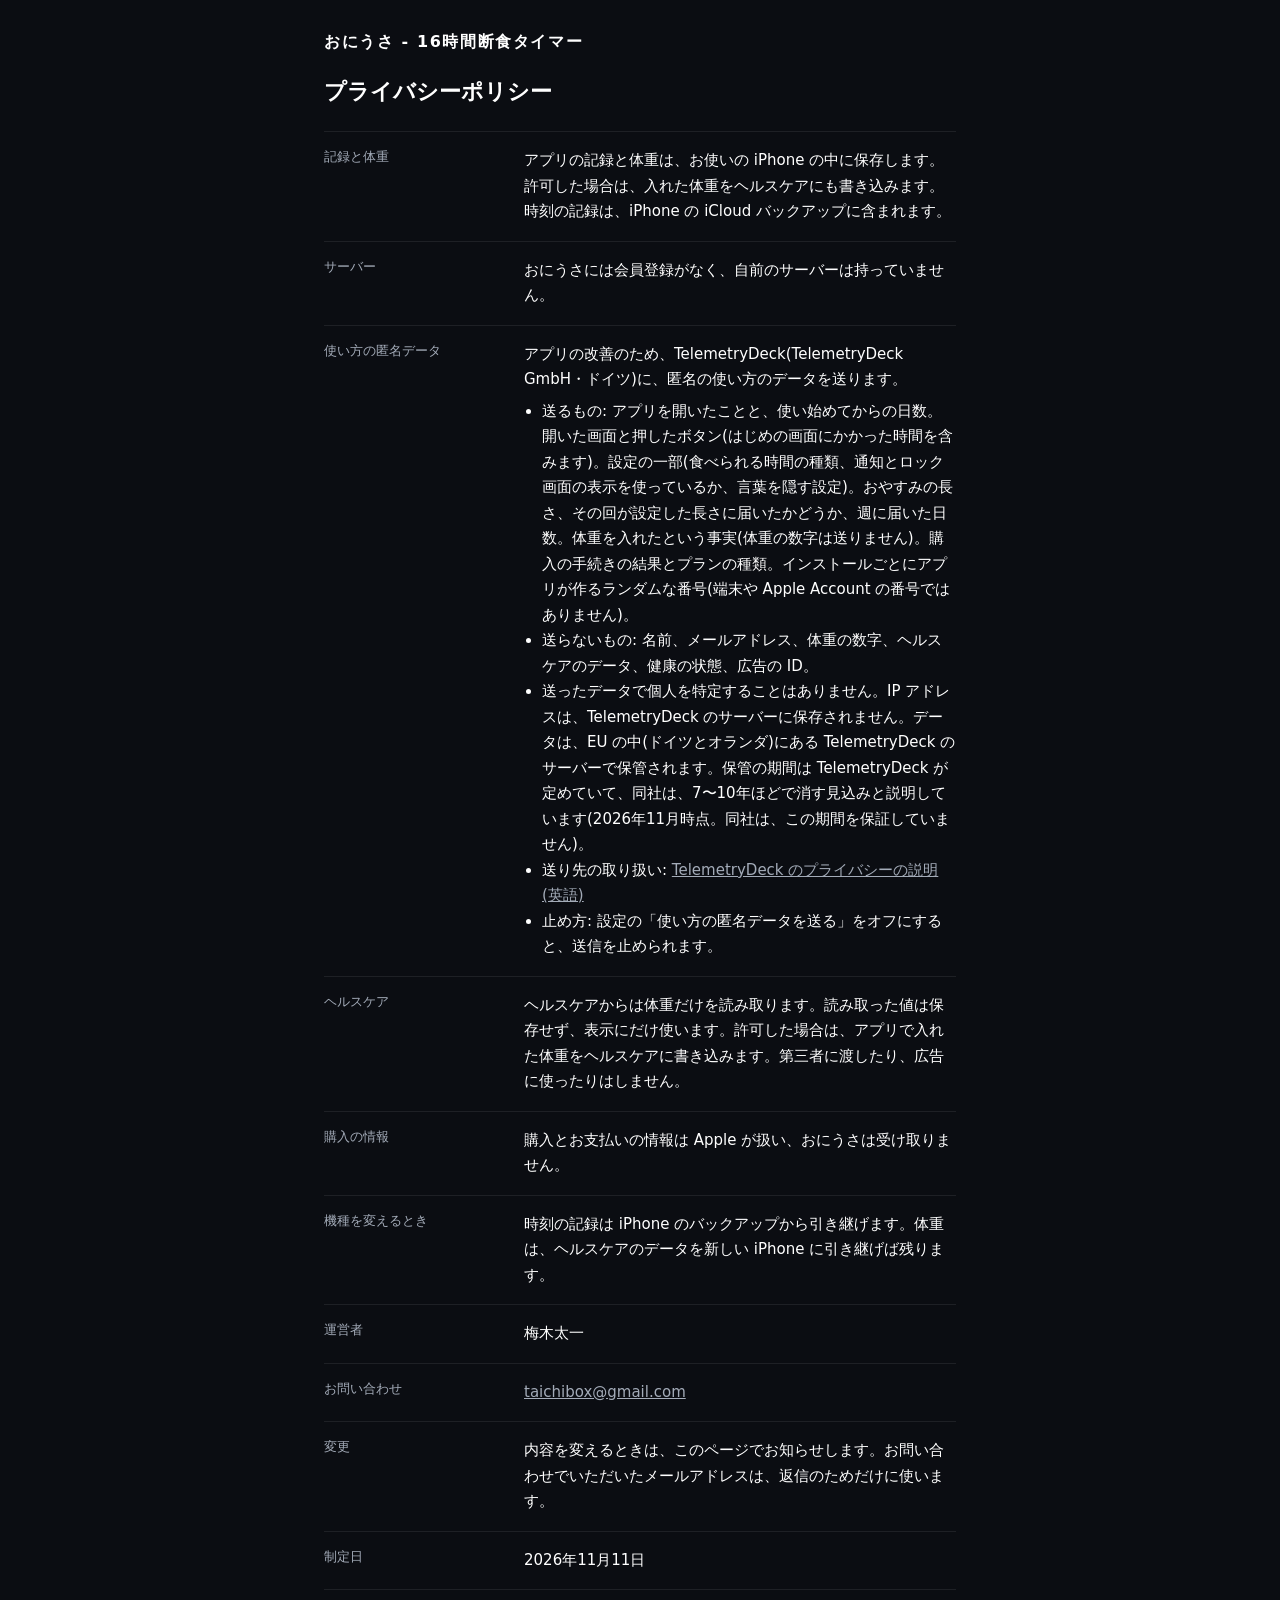
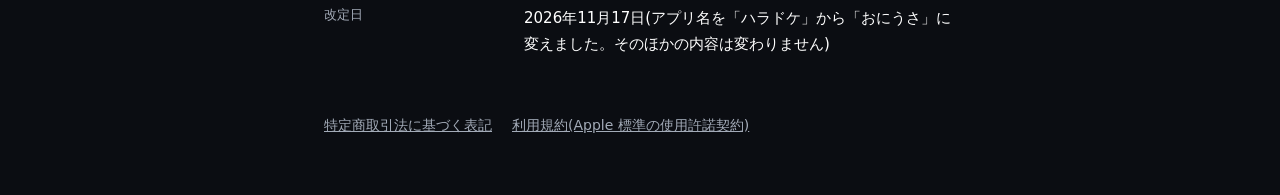
<file: privacy/index.html>
<!doctype html><html lang="ja"><head><meta charset="utf-8"><meta name="viewport" content="width=device-width,initial-scale=1"><title>プライバシーポリシー | おにうさ - 16時間断食タイマー</title><link rel="stylesheet" href="../style.css"></head>
<body><main class="page"><p class="brand">おにうさ - 16時間断食タイマー</p><h1>プライバシーポリシー</h1><dl>
<dt>記録と体重</dt><dd>アプリの記録と体重は、お使いの iPhone の中に保存します。許可した場合は、入れた体重をヘルスケアにも書き込みます。時刻の記録は、iPhone の iCloud バックアップに含まれます。</dd>
<dt>サーバー</dt><dd>おにうさには会員登録がなく、自前のサーバーは持っていません。</dd>
<dt>使い方の匿名データ</dt><dd>アプリの改善のため、TelemetryDeck(TelemetryDeck GmbH・ドイツ)に、匿名の使い方のデータを送ります。<ul><li>送るもの: アプリを開いたことと、使い始めてからの日数。開いた画面と押したボタン(はじめの画面にかかった時間を含みます)。設定の一部(食べられる時間の種類、通知とロック画面の表示を使っているか、言葉を隠す設定)。おやすみの長さ、その回が設定した長さに届いたかどうか、週に届いた日数。体重を入れたという事実(体重の数字は送りません)。購入の手続きの結果とプランの種類。インストールごとにアプリが作るランダムな番号(端末や Apple Account の番号ではありません)。</li><li>送らないもの: 名前、メールアドレス、体重の数字、ヘルスケアのデータ、健康の状態、広告の ID。</li><li>送ったデータで個人を特定することはありません。IP アドレスは、TelemetryDeck のサーバーに保存されません。データは、EU の中(ドイツとオランダ)にある TelemetryDeck のサーバーで保管されます。保管の期間は TelemetryDeck が定めていて、同社は、7〜10年ほどで消す見込みと説明しています(2026年11月時点。同社は、この期間を保証していません)。</li><li>送り先の取り扱い: <a href="https://telemetrydeck.com/docs/guides/privacy-faq/">TelemetryDeck のプライバシーの説明(英語)</a></li><li>止め方: 設定の「使い方の匿名データを送る」をオフにすると、送信を止められます。</li></ul></dd>
<dt>ヘルスケア</dt><dd>ヘルスケアからは体重だけを読み取ります。読み取った値は保存せず、表示にだけ使います。許可した場合は、アプリで入れた体重をヘルスケアに書き込みます。第三者に渡したり、広告に使ったりはしません。</dd>
<dt>購入の情報</dt><dd>購入とお支払いの情報は Apple が扱い、おにうさは受け取りません。</dd>
<dt>機種を変えるとき</dt><dd>時刻の記録は iPhone のバックアップから引き継げます。体重は、ヘルスケアのデータを新しい iPhone に引き継げば残ります。</dd>
<dt>運営者</dt><dd>梅木太一</dd>
<dt>お問い合わせ</dt><dd><a href="mailto:taichibox@gmail.com">taichibox@gmail.com</a></dd>
<dt>変更</dt><dd>内容を変えるときは、このページでお知らせします。お問い合わせでいただいたメールアドレスは、返信のためだけに使います。</dd>
<dt>制定日</dt><dd>2026年11月11日</dd><dt>改定日</dt><dd>2026年11月17日(アプリ名を「ハラドケ」から「おにうさ」に変えました。そのほかの内容は変わりません)</dd>
</dl><nav><a href="../tokushoho/">特定商取引法に基づく表記</a><a href="https://www.apple.com/legal/internet-services/itunes/dev/stdeula/">利用規約(Apple 標準の使用許諾契約)</a></nav></main></body></html>
</file>
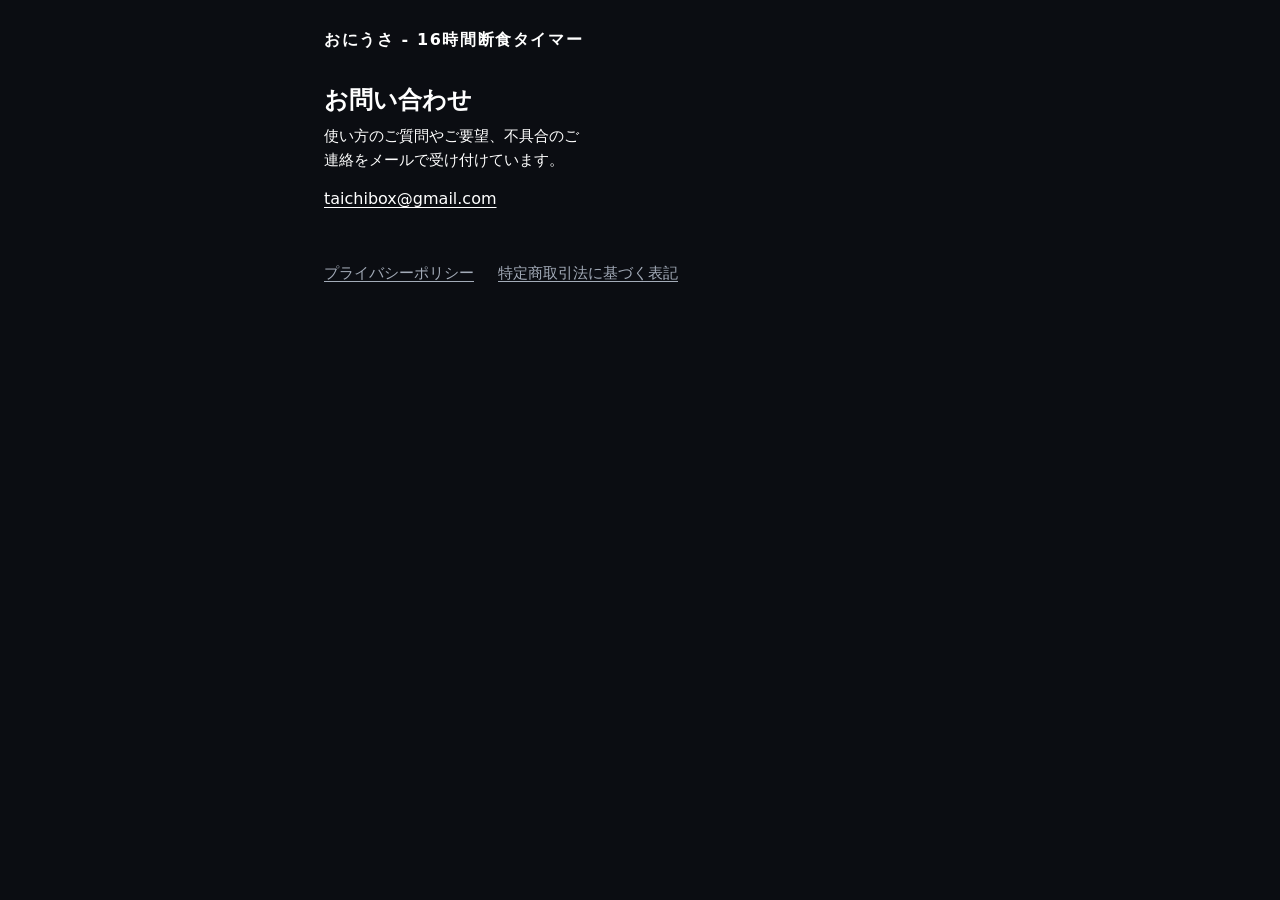
<file: support/index.html>
<!doctype html>
<html lang="ja">
<head>
  <meta charset="utf-8">
  <meta name="viewport" content="width=device-width, initial-scale=1">
  <title>お問い合わせ | おにうさ - 16時間断食タイマー</title>
  <link rel="stylesheet" href="../style.css">
</head>
<body>
  <main class="page support">
    <p class="brand"><span>おにうさ - 16時間断食タイマー</span></p>
    <h1><span>お問い合わせ</span></h1>
    <p class="support-intro"><span>使い方のご質問やご要望、不具合のご連絡をメールで受け付けています。</span></p>
    <a class="support-email" href="mailto:taichibox@gmail.com"><span>taichibox@gmail.com</span></a>
    <nav aria-label="法務情報">
      <a href="../privacy/"><span>プライバシーポリシー</span></a>
      <a href="../tokushoho/"><span>特定商取引法に基づく表記</span></a>
    </nav>
  </main>
</body>
</html>
</file>
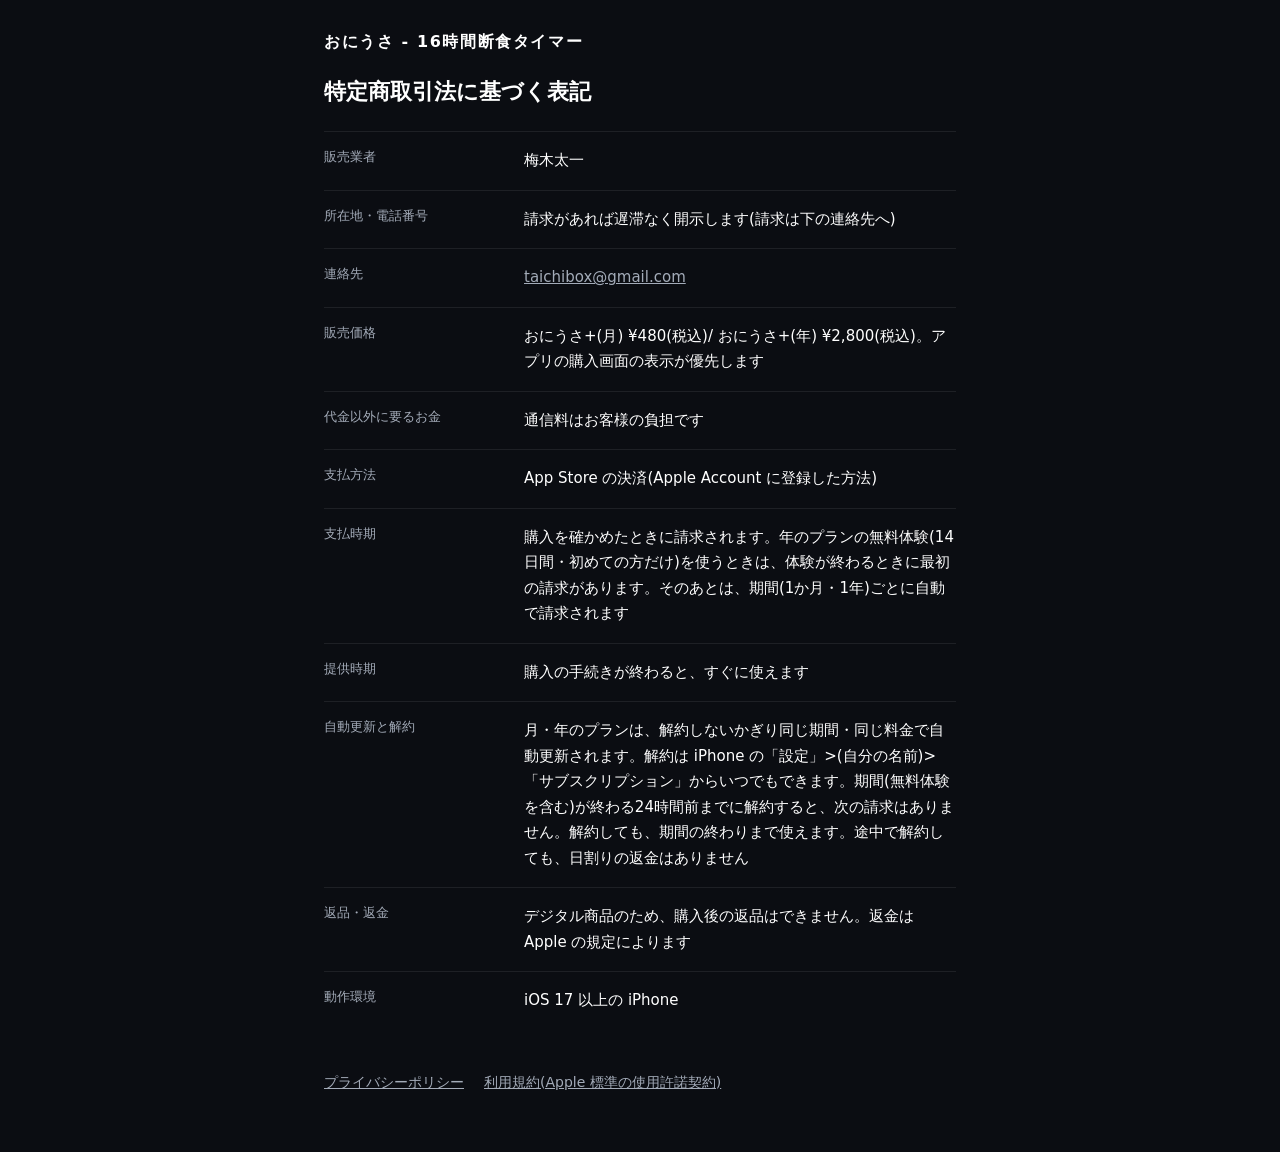
<file: tokushoho/index.html>
<!doctype html><html lang="ja"><head><meta charset="utf-8"><meta name="viewport" content="width=device-width,initial-scale=1"><title>特定商取引法に基づく表記 | おにうさ - 16時間断食タイマー</title><link rel="stylesheet" href="../style.css"></head>
<body><main class="page"><p class="brand">おにうさ - 16時間断食タイマー</p><h1>特定商取引法に基づく表記</h1><dl>
<dt>販売業者</dt><dd>梅木太一</dd>
<dt>所在地・電話番号</dt><dd>請求があれば遅滞なく開示します(請求は下の連絡先へ)</dd>
<dt>連絡先</dt><dd><a href="mailto:taichibox@gmail.com">taichibox@gmail.com</a></dd>
<dt>販売価格</dt><dd>おにうさ+(月) ¥480(税込)/ おにうさ+(年) ¥2,800(税込)。アプリの購入画面の表示が優先します</dd>
<dt>代金以外に要るお金</dt><dd>通信料はお客様の負担です</dd>
<dt>支払方法</dt><dd>App Store の決済(Apple Account に登録した方法)</dd>
<dt>支払時期</dt><dd>購入を確かめたときに請求されます。年のプランの無料体験(14日間・初めての方だけ)を使うときは、体験が終わるときに最初の請求があります。そのあとは、期間(1か月・1年)ごとに自動で請求されます</dd>
<dt>提供時期</dt><dd>購入の手続きが終わると、すぐに使えます</dd>
<dt>自動更新と解約</dt><dd>月・年のプランは、解約しないかぎり同じ期間・同じ料金で自動更新されます。解約は iPhone の「設定」>(自分の名前)>「サブスクリプション」からいつでもできます。期間(無料体験を含む)が終わる24時間前までに解約すると、次の請求はありません。解約しても、期間の終わりまで使えます。途中で解約しても、日割りの返金はありません</dd>
<dt>返品・返金</dt><dd>デジタル商品のため、購入後の返品はできません。返金は Apple の規定によります</dd>
<dt>動作環境</dt><dd>iOS 17 以上の iPhone</dd>
</dl><nav><a href="../privacy/">プライバシーポリシー</a><a href="https://www.apple.com/legal/internet-services/itunes/dev/stdeula/">利用規約(Apple 標準の使用許諾契約)</a></nav></main></body></html>
</file>
<file: style.css>
:root{color-scheme:dark}
body{margin:0;background:#0B0D12;color:#fff;font-family:"Hiragino Maru Gothic ProN","M PLUS Rounded 1c",system-ui,sans-serif;-webkit-text-size-adjust:100%}
.page{max-width:680px;margin:0 auto;padding:32px 24px 48px;box-sizing:border-box}
.brand{font-size:16px;font-weight:700;letter-spacing:.1em;margin:0 0 24px}
h1{font-size:22px;margin:0 0 24px}
dl{display:grid;grid-template-columns:1fr;margin:0}
dt{padding-top:16px;border-top:1px solid rgba(255,255,255,.08);font-size:13px;color:#A3ABB8}
dd{margin:4px 0 16px;font-size:15px;line-height:1.7}
dd ul{margin:6px 0 0;padding-left:1.2em}
a{color:#A3ABB8}a:hover{color:#fff}
nav{display:flex;flex-wrap:wrap;gap:0 20px;margin-top:32px;font-size:14px}
nav a{padding:12px 0}
@media (min-width:768px){dl{grid-template-columns:200px 1fr}dt,dd{margin:0;padding:16px 0;border-top:1px solid rgba(255,255,255,.08)}}

.support .brand{line-height:24px}
.support h1{font-size:24px;line-height:32px;margin-bottom:16px}
.support-intro{margin:0;max-width:32em;font-size:15px;line-height:24px;text-wrap:balance}
.support-email{display:inline-block;padding:16px 0;font-size:16px;line-height:24px;color:inherit}
.support nav{gap:0 24px;margin-top:16px;font-size:15px;line-height:24px}
.support nav a{padding:8px 0}
.support span{position:relative;top:-4px}
.support-email span{top:-5px}
.support h1 span{top:4px}
.support nav span{top:5px}
.support a{text-decoration:none}
.support a span{text-decoration:underline;text-underline-offset:.18em}
</file>
